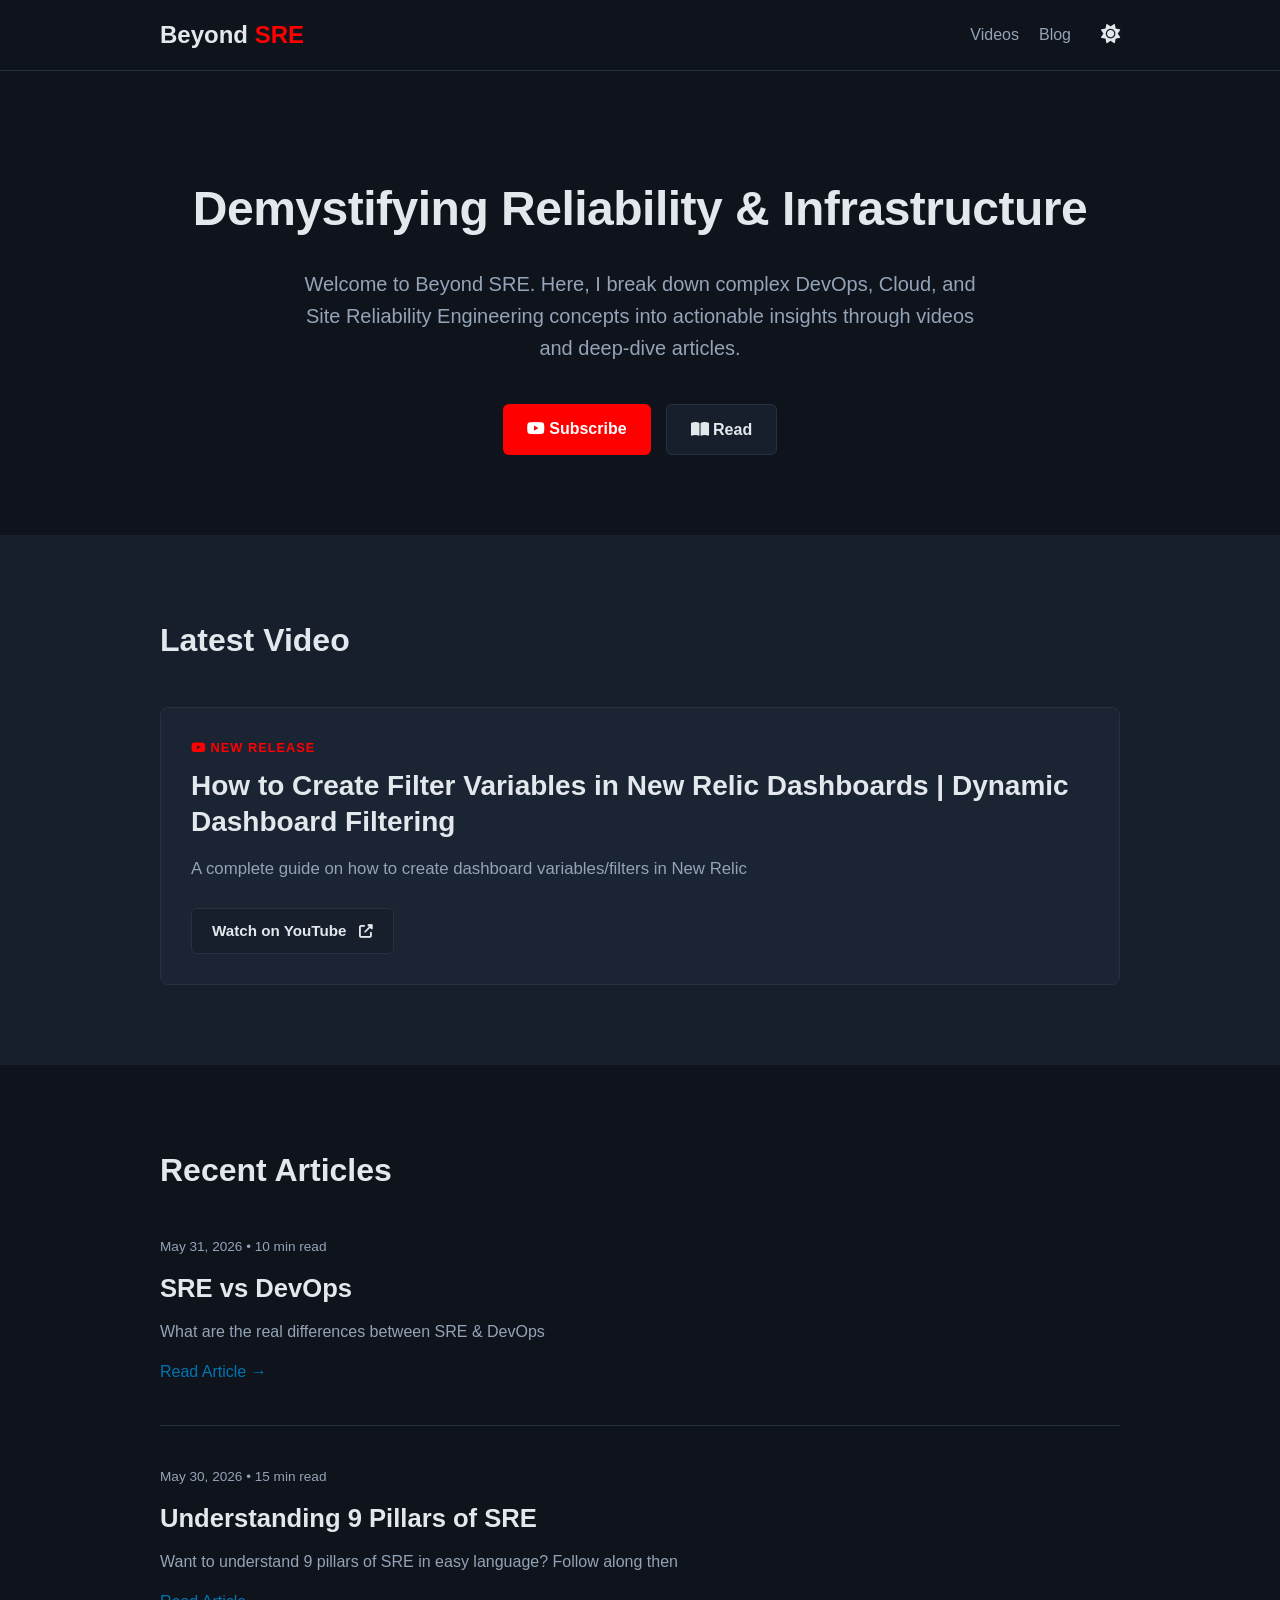
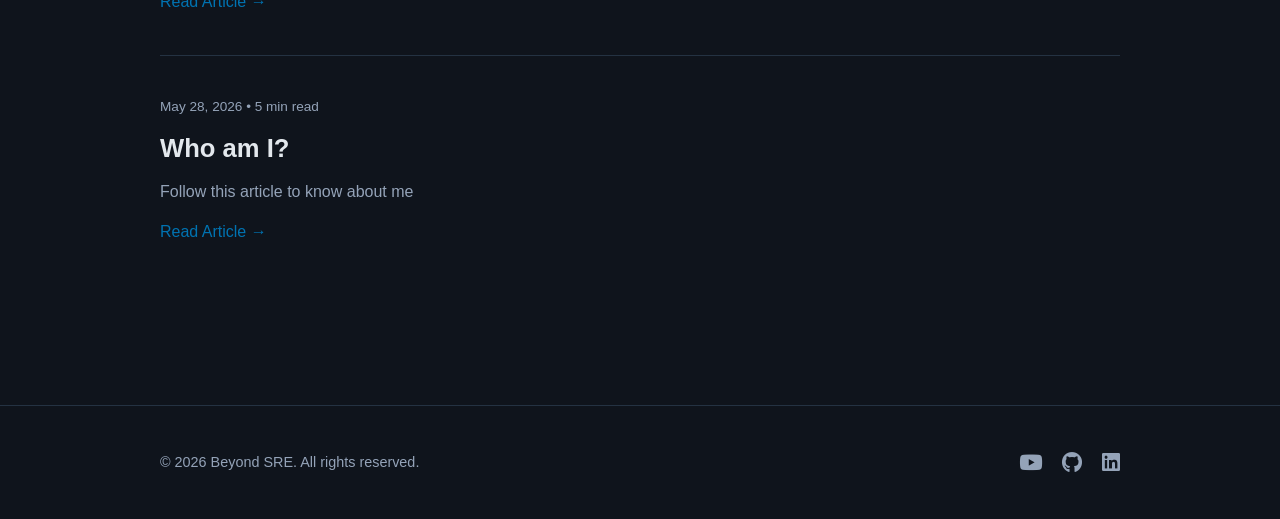
<file: index.html>
<!doctype html>
<html lang="en">
  <head>
    <meta charset="UTF-8" />
    <meta name="viewport" content="width=device-width, initial-scale=1.0" />
    <title>Beyond SRE</title>
    <link rel="stylesheet" href="style.css" />
    <link
      rel="stylesheet"
      href="https://cdnjs.cloudflare.com/ajax/libs/font-awesome/6.4.0/css/all.min.css"
    />
    <link rel="icon" href="favicon.png" type="image/png" />
  </head>
  <body>
    <header>
      <div class="container nav-container">
        <a href="#" class="logo">Beyond <span class="accent">SRE</span></a>
        <nav>
          <ul class="nav-links">
            <li><a href="#videos">Videos</a></li>
            <li><a href="#blog">Blog</a></li>
          </ul>
          <button id="theme-toggle" aria-label="Toggle theme">
            <i class="fas fa-moon"></i>
          </button>
        </nav>
      </div>
    </header>

    <section id="about" class="hero">
      <div class="container hero-content">
        <h1>Demystifying Reliability & Infrastructure</h1>
        <p>
          Welcome to Beyond SRE. Here, I break down complex
          DevOps, Cloud, and Site Reliability Engineering concepts into
          actionable insights through videos and deep-dive articles.
        </p>
        <div class="hero-cta">
          <a
            href="https://youtube.com/@beyondsre"
            target="_blank"
            class="btn btn-primary"
            ><i class="fab fa-youtube"></i> Subscribe</a
          >
          <a href="#blog" class="btn btn-secondary"
            ><i class="fas fa-book-open"></i> Read</a
          >
        </div>
      </div>
    </section>

    <section id="videos" class="section-padding bg-alt">
      <div class="container">
        <h2 class="section-title">Latest Video</h2>

        <div class="video-horizontal-card">
          <div class="video-right">
            <span class="video-tag"
              ><i class="fab fa-youtube"></i> New Release</span
            >
            <h3>
              How to Create Filter Variables in New Relic Dashboards | Dynamic Dashboard Filtering
            </h3>
            <p>
              A complete guide on how to create dashboard variables/filters in New Relic
            </p>
            <a
              href="https://youtu.be/UW4cWfcz2kY"
              target="_blank"
              class="btn btn-secondary video-link-btn"
            >
              Watch on YouTube <i class="fas fa-external-link-alt"></i>
            </a>
          </div>
        </div>
      </div>
    </section>

    <section id="blog" class="section-padding">
      <div class="container">
        <h2 class="section-title">Recent Articles</h2>

        <div class="blog-grid"></div>
      </div>
    </section>

    <footer>
      <div class="container footer-content">
        <p>&copy; 2026 Beyond SRE. All rights reserved.</p>
        <div class="social-links">
          <a
            href="https://youtube.com/@beyondsre"
            target="_blank"
            aria-label="YouTube"
            ><i class="fab fa-youtube"></i
          ></a>
          <a
            href="https://github.com/shayansaha85"
            target="_blank"
            aria-label="GitHub"
            ><i class="fab fa-github"></i
          ></a>
          <a
            href="https://linkedin.com/in/shayansaha85"
            target="_blank"
            aria-label="LinkedIn"
            ><i class="fab fa-linkedin"></i
          ></a>
        </div>
      </div>
    </footer>

    <script src="script.js"></script>
  </body>
</html>
</file>
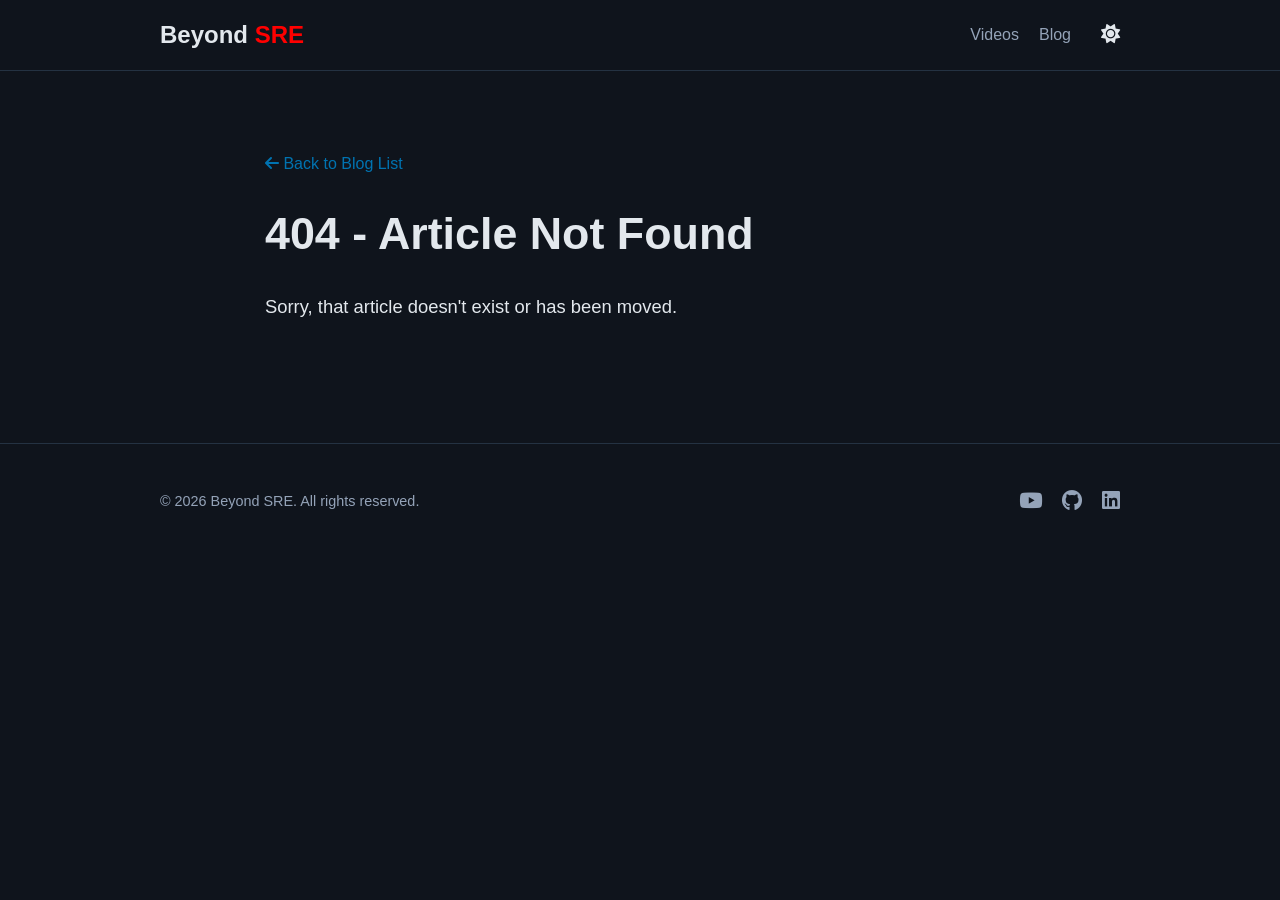
<file: blog.html>
<!doctype html>
<html lang="en">
  <head>
    <meta charset="UTF-8" />
    <meta name="viewport" content="width=device-width, initial-scale=1.0" />
    <title>Blog | Beyond SRE</title>
    <link rel="stylesheet" href="style.css" />
    <link
      rel="stylesheet"
      href="https://cdnjs.cloudflare.com/ajax/libs/font-awesome/6.4.0/css/all.min.css"
    />
    <link rel="icon" href="favicon.png" type="image/png" />
  </head>
  <body>
    <header>
      <div class="container nav-container">
        <a href="index.html" class="logo"
          >Beyond <span class="accent">SRE</span></a
        >
        <nav>
          <ul class="nav-links">
            <li><a href="index.html#videos">Videos</a></li>
            <li><a href="index.html#blog">Blog</a></li>
          </ul>
          <button id="theme-toggle" aria-label="Toggle theme">
            <i class="fas fa-moon"></i>
          </button>
        </nav>
      </div>
    </header>

    <main class="container section-padding" style="max-width: 750px">
      <a
        href="index.html#blog"
        style="
          text-decoration: none;
          color: var(--accent-color);
          font-weight: 500;
        "
        ><i class="fas fa-arrow-left"></i> Back to Blog List</a
      >

      <article style="margin-top: 30px">
        <div
          id="blog-date"
          class="blog-meta"
          style="font-size: 1rem; margin-bottom: 10px"
        ></div>
        <h1
          id="blog-title"
          style="font-size: 2.8rem; line-height: 1.2; margin-bottom: 30px"
        ></h1>

        <div
          id="blog-body"
          class="blog-post-content"
          style="font-size: 1.15rem; line-height: 1.8"
        ></div>
      </article>
    </main>

    <footer>
      <div class="container footer-content">
        <p>&copy; 2026 Beyond SRE. All rights reserved.</p>
        <div class="social-links">
          <a href="https://youtube.com" target="_blank"
            ><i class="fab fa-youtube"></i
          ></a>
          <a href="https://github.com" target="_blank"
            ><i class="fab fa-github"></i
          ></a>
          <a href="https://linkedin.com" target="_blank"
            ><i class="fab fa-linkedin"></i
          ></a>
        </div>
      </div>
    </footer>

    <script src="script.js"></script>
    <script>
      const urlParams = new URLSearchParams(window.location.search);
      const postId = urlParams.get("id");

      const post = blogPosts.find((p) => p.id === postId);

      if (post) {
        document.title = `${post.title} | Beyond SRE`;
        document.getElementById("blog-title").innerText = post.title;
        document.getElementById("blog-date").innerText =
          `${post.date} • ${post.readTime}`;
        document.getElementById("blog-body").innerHTML = post.content;
      } else {
        document.getElementById("blog-title").innerText =
          "404 - Article Not Found";
        document.getElementById("blog-body").innerHTML =
          "<p>Sorry, that article doesn't exist or has been moved.</p>";
      }
    </script>
  </body>
</html>
</file>
<file: style.css>
/* ==========================================================================
   1. CSS VARIABLES (Light/Dark Mode Theme)
   ========================================================================== */
:root {
    --bg-color: #ffffff;
    --bg-alt: #f8f9fa;
    --text-color: #212529;
    --text-muted: #6c757d;
    --primary-color: #ff0000; /* YouTube Red */
    --accent-color: #0073b1;  /* Clean Tech Blue */
    --border-color: #e9ecef;
    --card-bg: #ffffff;
}

[data-theme="dark"] {
    --bg-color: #0f141c;
    --bg-alt: #161f2b;
    --text-color: #e3e8ed;
    --text-muted: #94a3b8;
    --border-color: #243242;
    --card-bg: #1a2432;
}

/* ==========================================================================
   2. BASE RESETS & TYPOGRAPHY
   ========================================================================== */
* {
    margin: 0;
    padding: 0;
    box-sizing: border-box;
}

html {
    scroll-behavior: smooth;
}

body {
    font-family: Helvetica;
    background-color: var(--bg-color);
    color: var(--text-color);
    line-height: 1.6;
    transition: background-color 0.3s, color 0.3s;
}

.container {
    max-width: 1000px;
    margin: 0 auto;
    padding: 0 20px;
}

/* --- Utilities --- */
.section-padding {
    padding: 80px 0;
}

.bg-alt {
    background-color: var(--bg-alt);
}

.section-title {
    font-size: 2rem;
    margin-bottom: 40px;
    position: relative;
}

/* ==========================================================================
   3. HEADER & NAVIGATION
   ========================================================================== */
header {
    background-color: var(--bg-color);
    border-bottom: 1px solid var(--border-color);
    position: sticky;
    top: 0;
    z-index: 100;
}

.nav-container {
    display: flex;
    justify-content: space-between;
    align-items: center;
    height: 70px;
}

.logo {
    font-size: 1.5rem;
    font-weight: 700;
    text-decoration: none;
    color: var(--text-color);
}

.logo .accent {
    color: var(--primary-color);
}

nav {
    display: flex;
    align-items: center;
    gap: 30px;
}

.nav-links {
    display: flex;
    list-style: none;
    gap: 20px;
}

.nav-links a {
    text-decoration: none;
    color: var(--text-muted);
    font-weight: 500;
    transition: color 0.2s;
}

.nav-links a:hover {
    color: var(--text-color);
}

#theme-toggle {
    background: none;
    border: none;
    color: var(--text-color);
    cursor: pointer;
    font-size: 1.2rem;
}

/* ==========================================================================
   4. HERO SECTION
   ========================================================================== */
.hero {
    padding: 100px 0 80px 0;
    text-align: center;
}

.hero h1 {
    font-size: 3rem;
    margin-bottom: 20px;
    letter-spacing: -0.5px;
}

.hero p {
    font-size: 1.25rem;
    color: var(--text-muted);
    max-width: 700px;
    margin: 0 auto 40px auto;
}

.hero-cta {
    display: flex;
    justify-content: center;
    gap: 15px;
}

/* --- Reusable Buttons --- */
.btn {
    display: inline-block;
    padding: 12px 24px;
    border-radius: 6px;
    text-decoration: none;
    font-weight: 600;
    transition: transform 0.2s, opacity 0.2s;
}

.btn:active {
    transform: scale(0.98);
}

.btn-primary {
    background-color: var(--primary-color);
    color: #ffffff;
}

.btn-secondary {
    background-color: var(--bg-alt);
    color: var(--text-color);
    border: 1px solid var(--border-color);
}

/* ==========================================================================
   5. LATEST VIDEO SECTION (Horizontal Layout)
   ========================================================================== */
.video-horizontal-card {
    display: flex;
    gap: 40px;
    background-color: var(--card-bg);
    border: 1px solid var(--border-color);
    border-radius: 8px;
    overflow: hidden;
    padding: 30px;
    align-items: center;
}

.video-left {
    flex: 1;
    min-width: 300px;
}

.video-img {
    width: 100%;
    height: auto;
    aspect-ratio: 16 / 9;
    object-fit: cover;
    border-radius: 6px;
    display: block;
}

.video-right {
    flex: 1.2;
    display: flex;
    flex-direction: column;
    align-items: flex-start;
}

.video-tag {
    font-size: 0.8rem;
    text-transform: uppercase;
    font-weight: 700;
    color: var(--primary-color);
    margin-bottom: 10px;
    letter-spacing: 1px;
}

.video-right h3 {
    font-size: 1.75rem;
    margin-bottom: 15px;
    line-height: 1.3;
}

.video-right p {
    color: var(--text-muted);
    margin-bottom: 25px;
    font-size: 1.05rem;
}

.video-link-btn {
    padding: 10px 20px;
    font-size: 0.95rem;
}

.video-link-btn i {
    margin-left: 8px;
    font-size: 0.85rem;
}

/* ==========================================================================
   6. BLOG GRID SECTION
   ========================================================================== */
.blog-grid {
    display: flex;
    flex-direction: column;
    gap: 40px;
}

.blog-card {
    padding-bottom: 40px;
    border-bottom: 1px solid var(--border-color);
}

.blog-card:last-child {
    border-bottom: none;
}

.blog-meta {
    font-size: 0.85rem;
    color: var(--text-muted);
    margin-bottom: 10px;
}

.blog-card h3 a {
    color: var(--text-color);
    text-decoration: none;
    font-size: 1.6rem;
}

.blog-card h3 a:hover {
    color: var(--accent-color);
}

.blog-card p {
    color: var(--text-muted);
    margin-top: 10px;
    margin-bottom: 15px;
    max-width: 800px;
}

.read-more {
    color: var(--accent-color);
    text-decoration: none;
    font-weight: 500;
}

/* ==========================================================================
   7. FOOTER SECTION
   ========================================================================== */
footer {
    border-top: 1px solid var(--border-color);
    padding: 40px 0;
    margin-top: 40px;
}

.footer-content {
    display: flex;
    justify-content: space-between;
    align-items: center;
    color: var(--text-muted);
    font-size: 0.9rem;
}

.social-links {
    display: flex;
    gap: 20px;
}

.social-links a {
    color: var(--text-muted);
    font-size: 1.3rem;
    transition: color 0.2s;
}

.social-links a:hover {
    color: var(--text-color);
}

/* ==========================================================================
   8. MOBILE RESPONSIVENESS MEDIA QUERIES
   ========================================================================== */
@media (max-width: 768px) {
    /* Main Layout Adapts */
    .hero h1 {
        font-size: 2.2rem;
    }
    
    /* Video Row turns into a Vertical Stack */
    .video-horizontal-card {
        flex-direction: column;
        padding: 20px;
        gap: 20px;
    }
    
    .video-left {
        width: 100%;
        min-width: unset;
    }
    
    .video-right h3 {
        font-size: 1.4rem;
    }

    /* Footer shifts to stack centered */
    .footer-content {
        flex-direction: column;
        gap: 20px;
        text-align: center;
    }
}
</file>
